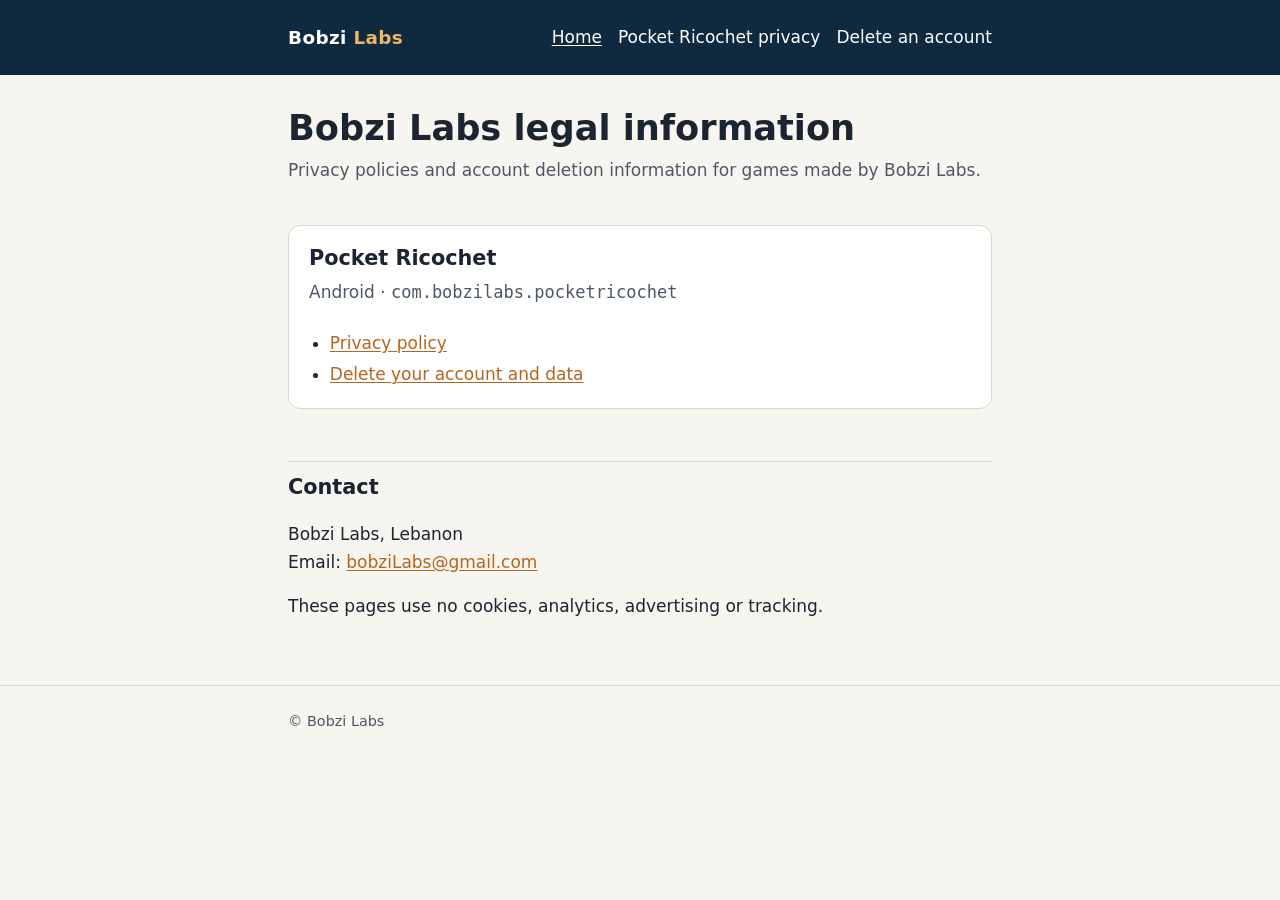
<file: index.html>
<!doctype html>
<html lang="en">
<head>
<meta charset="utf-8">
<meta name="viewport" content="width=device-width, initial-scale=1">
<title>Bobzi Labs — Legal</title>
<meta name="description" content="Privacy policies and account deletion information for games by Bobzi Labs.">
<link rel="stylesheet" href="assets/style.css">
</head>
<body>
<a class="skip" href="#main">Skip to content</a>
<header class="site"><div class="wrap">
  <a class="brand" href="./">Bobzi <span>Labs</span></a>
  <nav class="site" aria-label="Main"><ul>
    <li><a href="./" aria-current="page">Home</a></li>
    <li><a href="pocket-ricochet/privacy/">Pocket Ricochet privacy</a></li>
    <li><a href="pocket-ricochet/account-deletion/">Delete an account</a></li>
  </ul></nav>
</div></header>
<main id="main" class="wrap">
  <h1>Bobzi Labs legal information</h1>
  <p class="meta">Privacy policies and account deletion information for games made by Bobzi Labs.</p>

  <section class="games" aria-label="Games">
    <div class="card">
      <h2>Pocket Ricochet</h2>
      <p class="meta">Android · <code>com.bobzilabs.pocketricochet</code></p>
      <ul>
        <li><a href="pocket-ricochet/privacy/">Privacy policy</a></li>
        <li><a href="pocket-ricochet/account-deletion/">Delete your account and data</a></li>
      </ul>
    </div>
  </section>

  <h2>Contact</h2>
  <p>Bobzi Labs, Lebanon<br>
  Email: <a href="mailto:bobziLabs@gmail.com">bobziLabs@gmail.com</a></p>
  <p>These pages use no cookies, analytics, advertising or tracking.</p>
</main>
<footer class="site"><div class="wrap">© Bobzi Labs</div></footer>
</body>
</html>
</file>
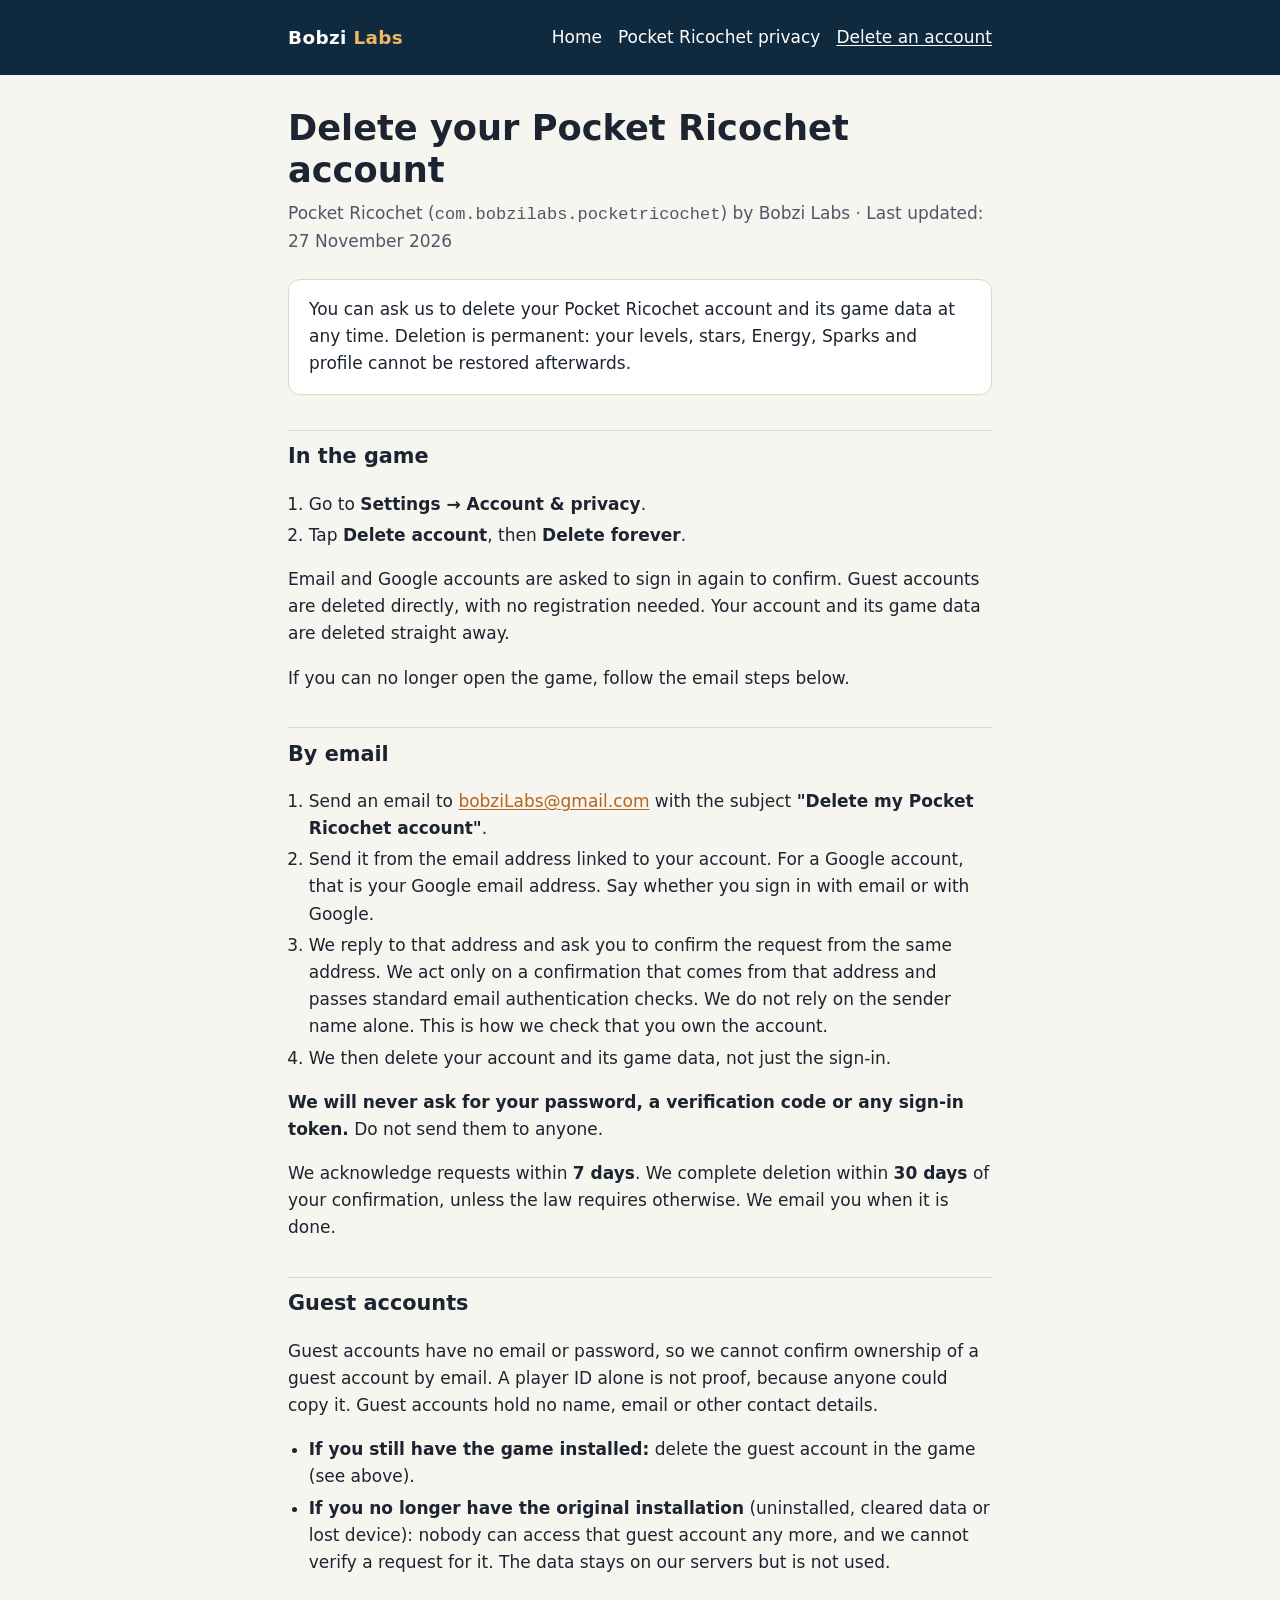
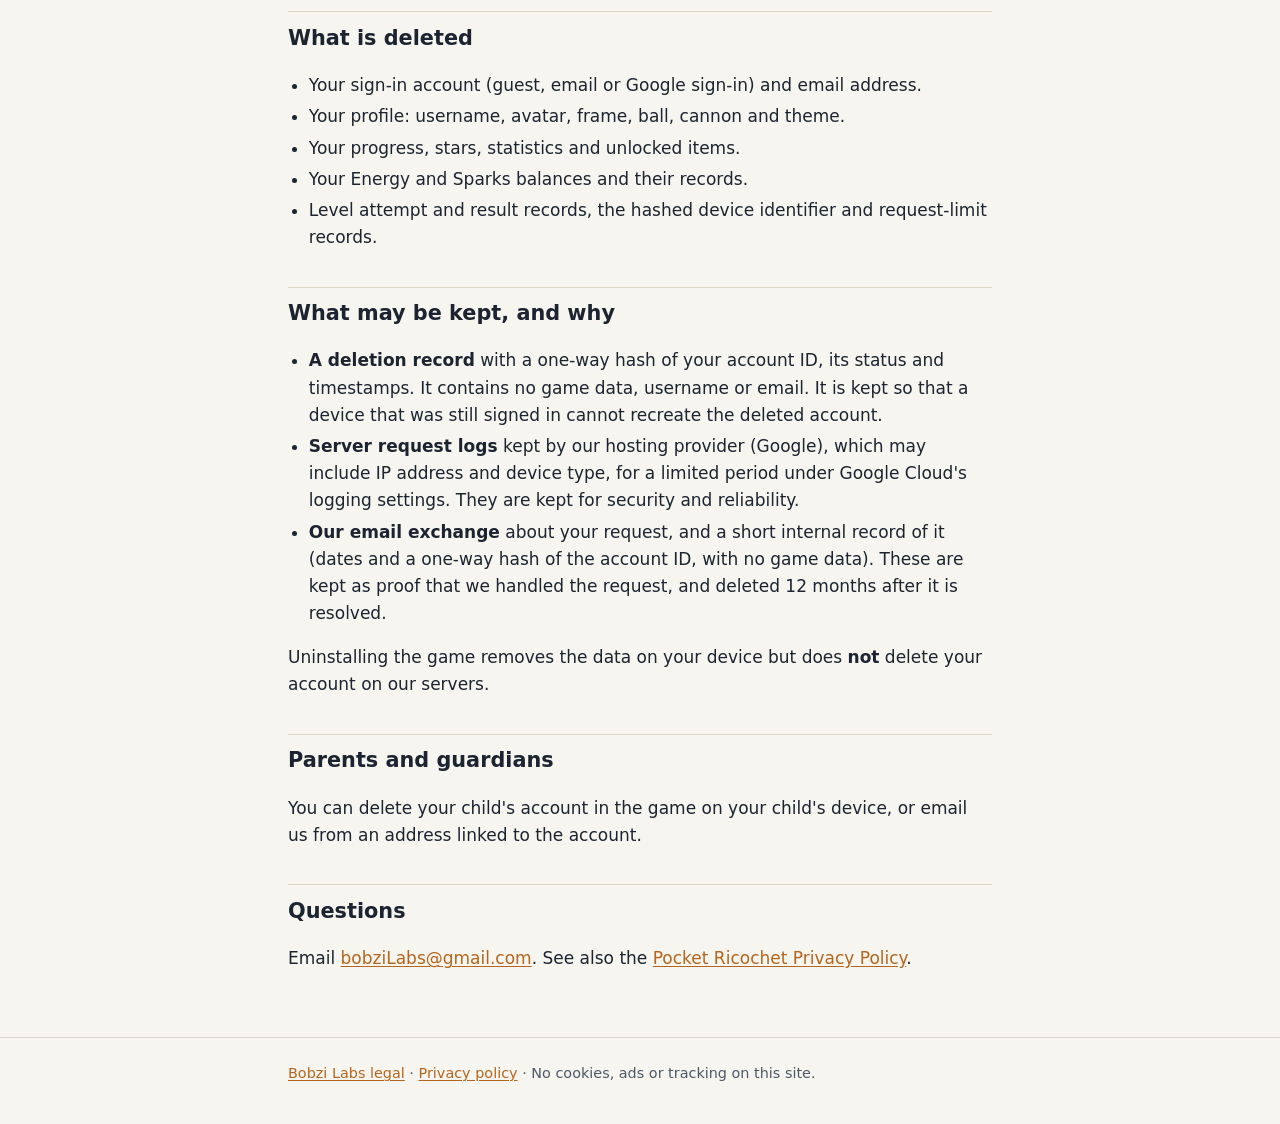
<file: pocket-ricochet/account-deletion/index.html>
<!doctype html>
<html lang="en">
<head>
<meta charset="utf-8">
<meta name="viewport" content="width=device-width, initial-scale=1">
<title>Delete your Pocket Ricochet account — Bobzi Labs</title>
<meta name="description" content="How to delete your Pocket Ricochet account and data.">
<link rel="stylesheet" href="../../assets/style.css">
</head>
<body>
<a class="skip" href="#main">Skip to content</a>
<header class="site"><div class="wrap">
  <a class="brand" href="../../">Bobzi <span>Labs</span></a>
  <nav class="site" aria-label="Main"><ul>
    <li><a href="../../">Home</a></li>
    <li><a href="../privacy/">Pocket Ricochet privacy</a></li>
    <li><a href="./" aria-current="page">Delete an account</a></li>
  </ul></nav>
</div></header>
<main id="main" class="wrap">
  <h1>Delete your Pocket Ricochet account</h1>
  <p class="meta">Pocket Ricochet (<code>com.bobzilabs.pocketricochet</code>) by Bobzi Labs · Last updated: 27 November 2026</p>

  <div class="card">
    <p>You can ask us to delete your Pocket Ricochet account and its game data at any time. Deletion is permanent: your levels, stars, Energy, Sparks and profile cannot be restored afterwards.</p>
  </div>

  <h2 id="in-game">In the game</h2>
  <ol>
    <li>Go to <strong>Settings → Account &amp; privacy</strong>.</li>
    <li>Tap <strong>Delete account</strong>, then <strong>Delete forever</strong>.</li>
  </ol>
  <p>Email and Google accounts are asked to sign in again to confirm. Guest accounts are deleted directly, with no registration needed. Your account and its game data are deleted straight away.</p>
  <p>If you can no longer open the game, follow the email steps below.</p>

  <h2 id="email">By email</h2>
  <ol>
    <li>Send an email to <a href="mailto:bobziLabs@gmail.com?subject=Delete%20my%20Pocket%20Ricochet%20account">bobziLabs@gmail.com</a> with the subject <strong>"Delete my Pocket Ricochet account"</strong>.</li>
    <li>Send it from the email address linked to your account. For a Google account, that is your Google email address. Say whether you sign in with email or with Google.</li>
    <li>We reply to that address and ask you to confirm the request from the same address. We act only on a confirmation that comes from that address and passes standard email authentication checks. We do not rely on the sender name alone. This is how we check that you own the account.</li>
    <li>We then delete your account and its game data, not just the sign-in.</li>
  </ol>
  <p><strong>We will never ask for your password, a verification code or any sign-in token.</strong> Do not send them to anyone.</p>
  <p>We acknowledge requests within <strong>7 days</strong>. We complete deletion within <strong>30 days</strong> of your confirmation, unless the law requires otherwise. We email you when it is done.</p>

  <h2 id="guests">Guest accounts</h2>
  <p>Guest accounts have no email or password, so we cannot confirm ownership of a guest account by email. A player ID alone is not proof, because anyone could copy it. Guest accounts hold no name, email or other contact details.</p>
  <ul>
    <li><strong>If you still have the game installed:</strong> delete the guest account in the game (see above).</li>
    <li><strong>If you no longer have the original installation</strong> (uninstalled, cleared data or lost device): nobody can access that guest account any more, and we cannot verify a request for it. The data stays on our servers but is not used.</li>
  </ul>

  <h2 id="deleted">What is deleted</h2>
  <ul>
    <li>Your sign-in account (guest, email or Google sign-in) and email address.</li>
    <li>Your profile: username, avatar, frame, ball, cannon and theme.</li>
    <li>Your progress, stars, statistics and unlocked items.</li>
    <li>Your Energy and Sparks balances and their records.</li>
    <li>Level attempt and result records, the hashed device identifier and request-limit records.</li>
  </ul>

  <h2 id="kept">What may be kept, and why</h2>
  <ul>
    <li><strong>A deletion record</strong> with a one-way hash of your account ID, its status and timestamps. It contains no game data, username or email. It is kept so that a device that was still signed in cannot recreate the deleted account.</li>
    <li><strong>Server request logs</strong> kept by our hosting provider (Google), which may include IP address and device type, for a limited period under Google Cloud's logging settings. They are kept for security and reliability.</li>
    <li><strong>Our email exchange</strong> about your request, and a short internal record of it (dates and a one-way hash of the account ID, with no game data). These are kept as proof that we handled the request, and deleted 12 months after it is resolved.</li>
  </ul>
  <p>Uninstalling the game removes the data on your device but does <strong>not</strong> delete your account on our servers.</p>

  <h2 id="parents">Parents and guardians</h2>
  <p>You can delete your child's account in the game on your child's device, or email us from an address linked to the account.</p>

  <h2 id="questions">Questions</h2>
  <p>Email <a href="mailto:bobziLabs@gmail.com">bobziLabs@gmail.com</a>. See also the <a href="../privacy/">Pocket Ricochet Privacy Policy</a>.</p>
</main>
<footer class="site"><div class="wrap"><a href="../../">Bobzi Labs legal</a> · <a href="../privacy/">Privacy policy</a> · No cookies, ads or tracking on this site.</div></footer>
</body>
</html>
</file>
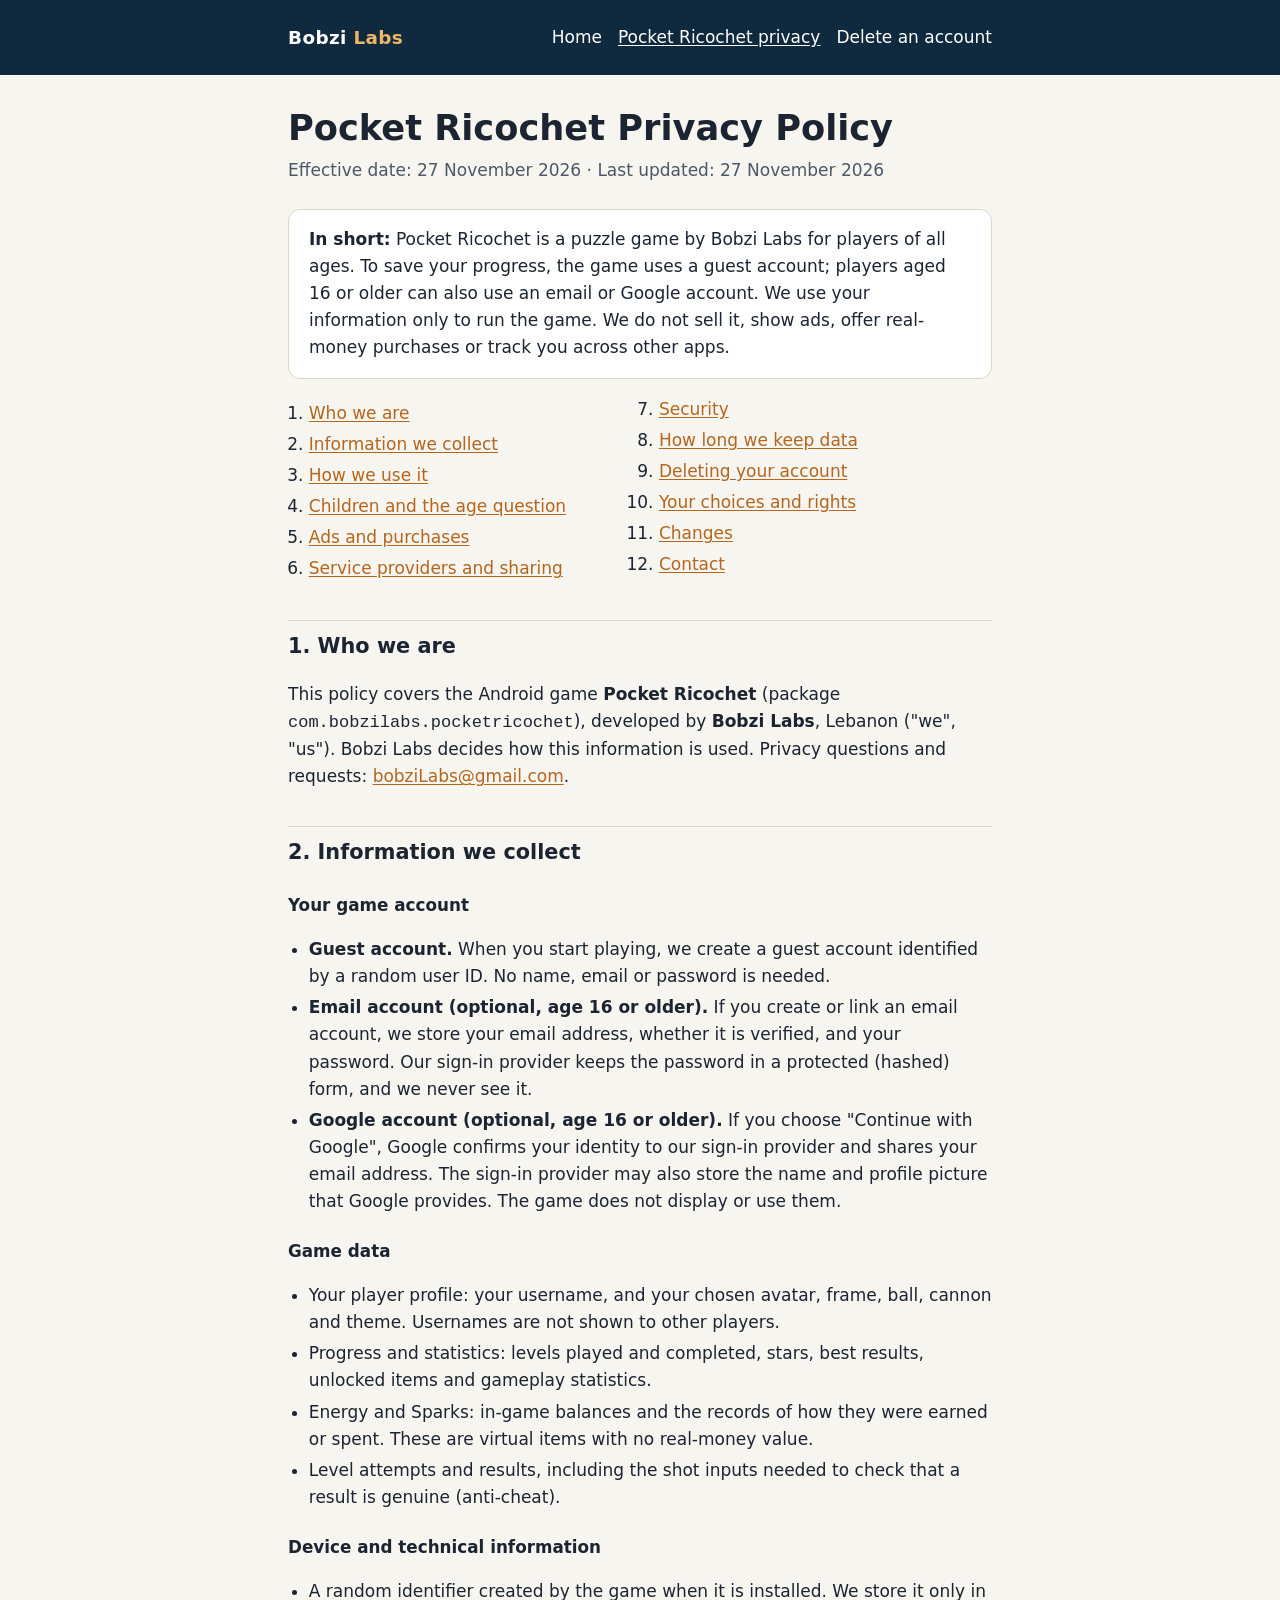
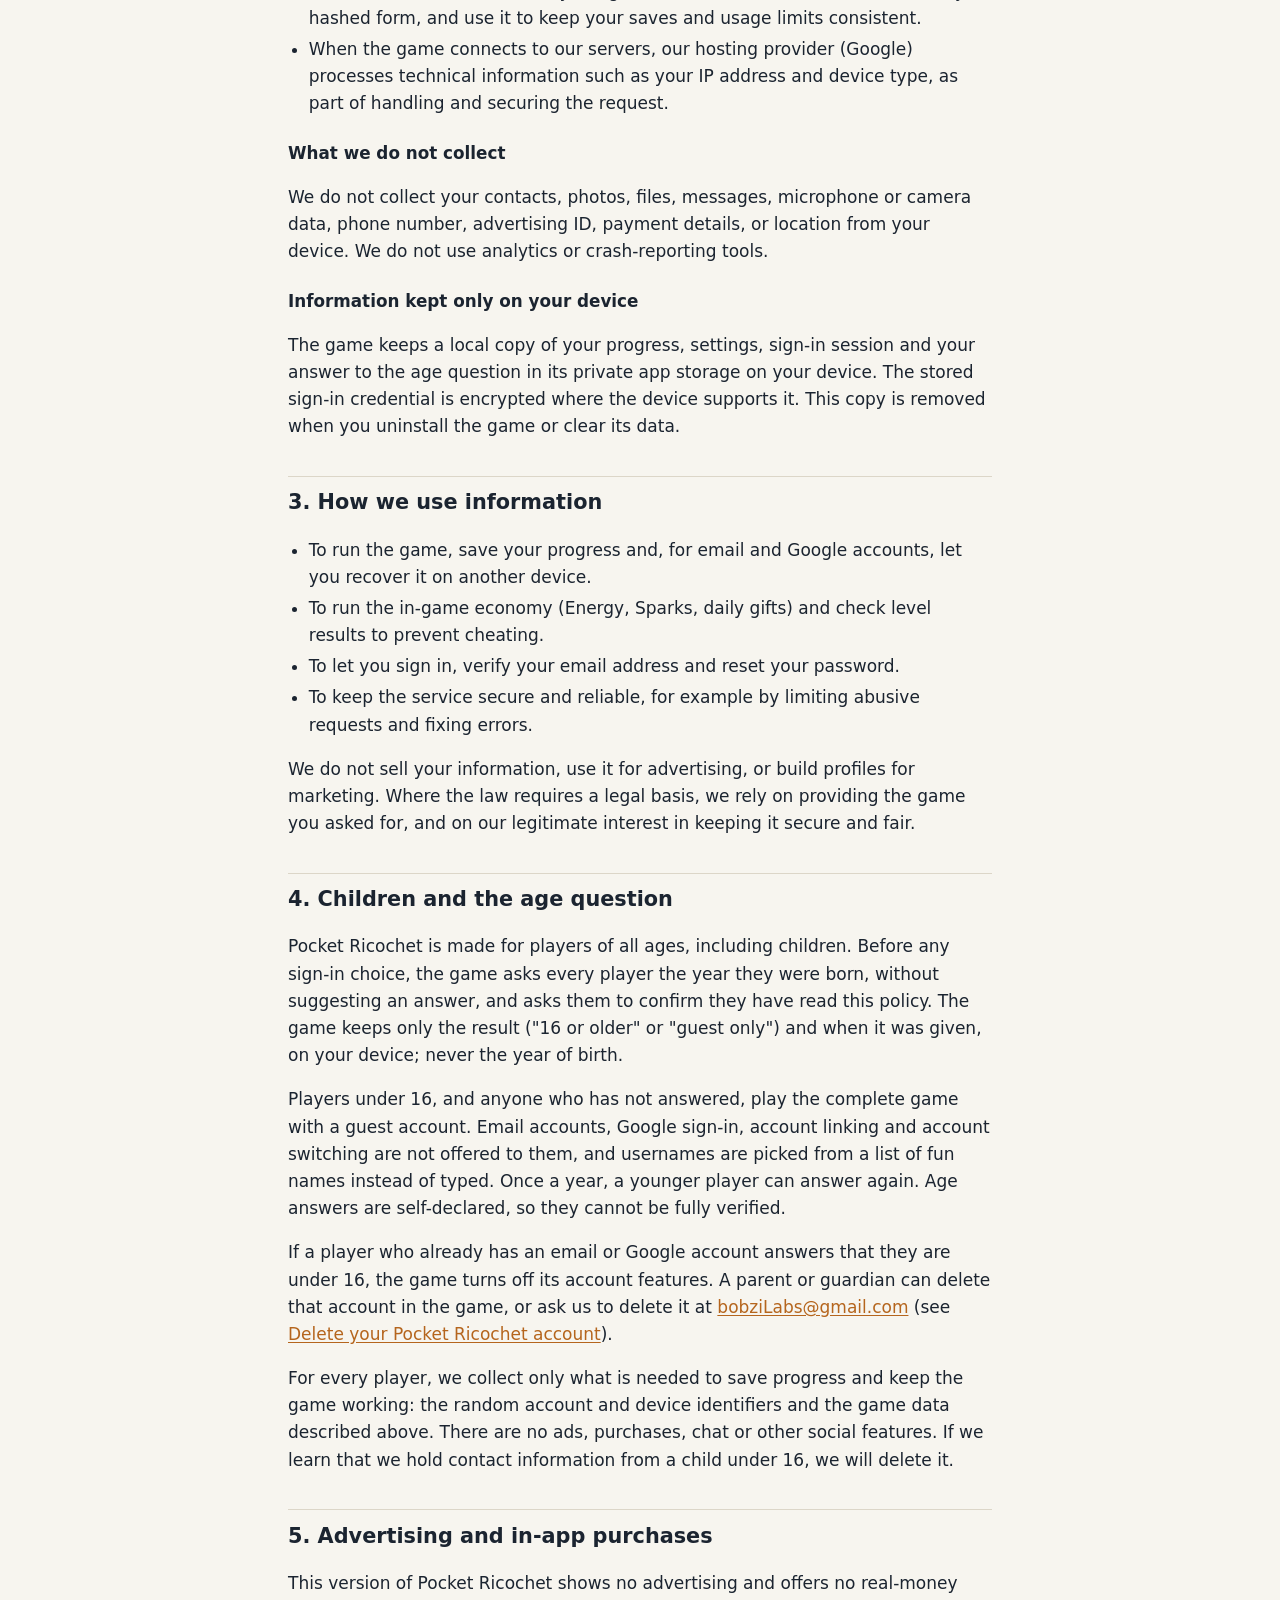
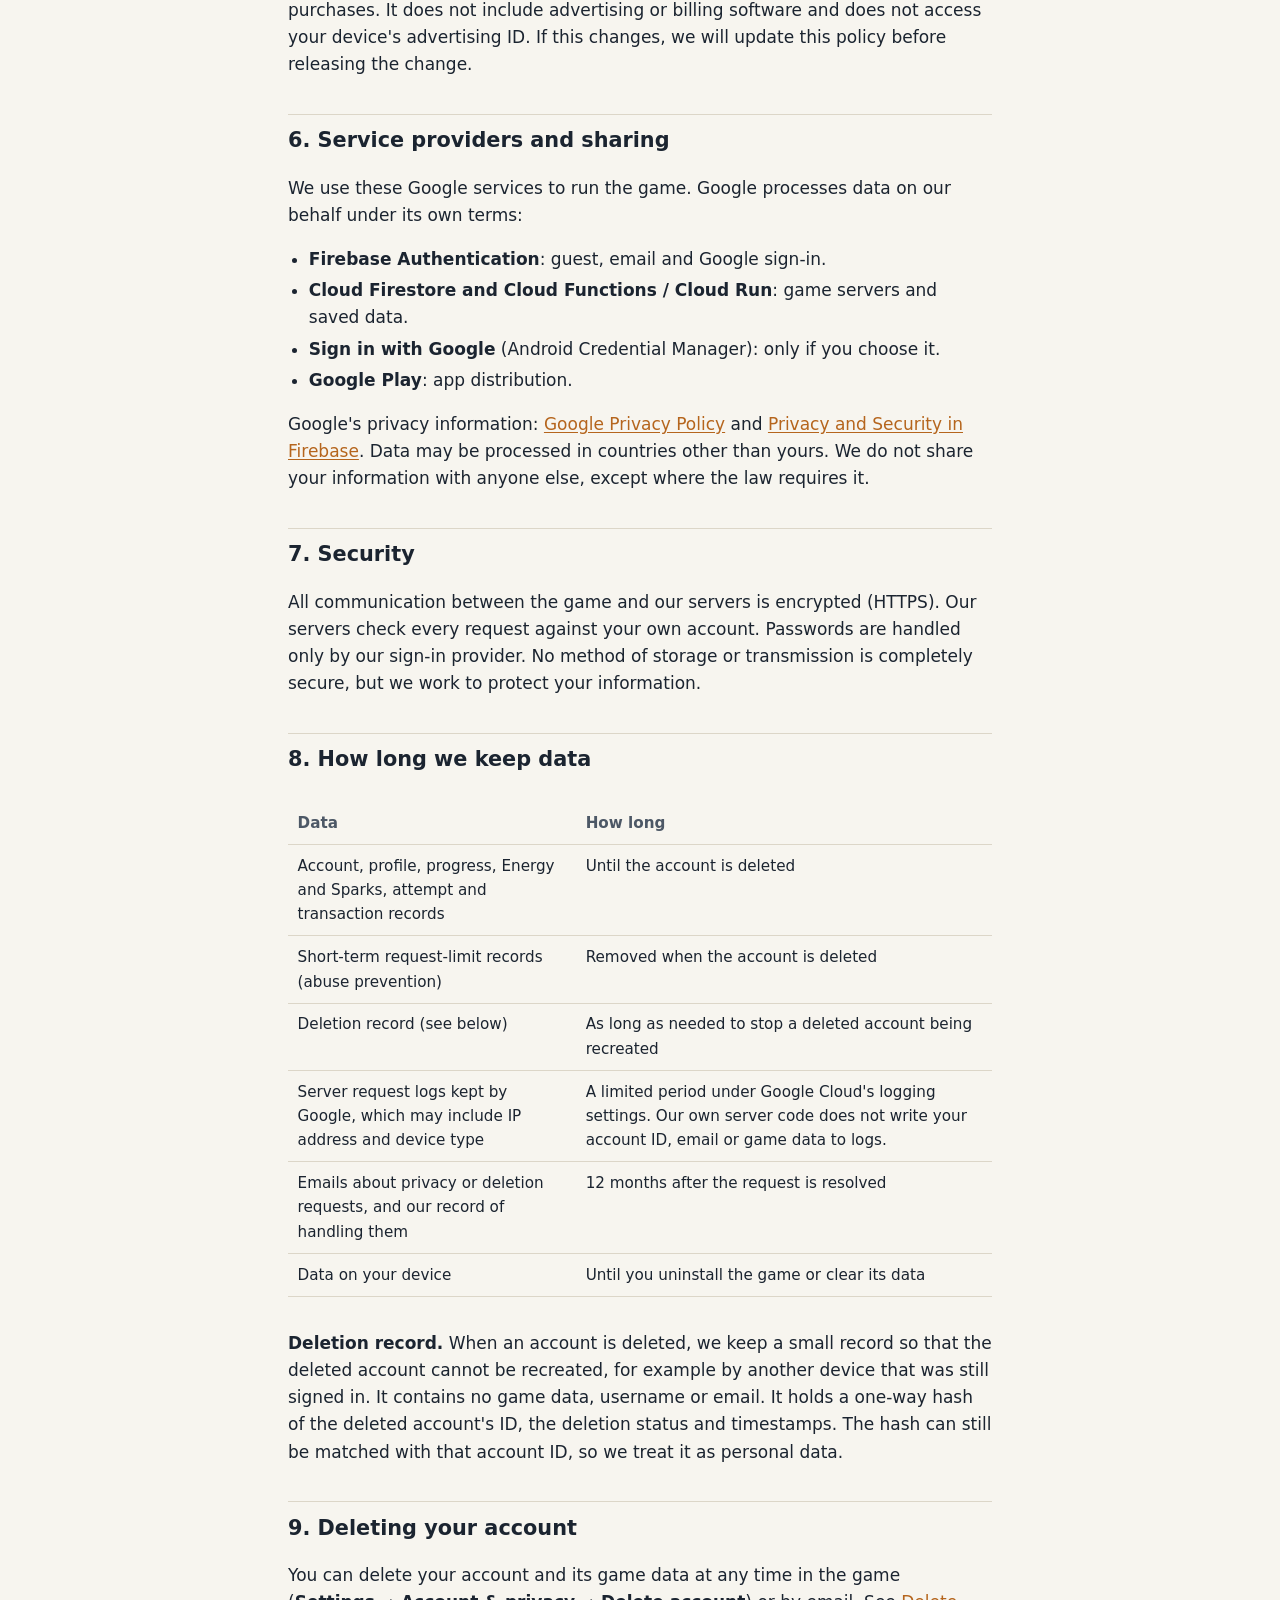
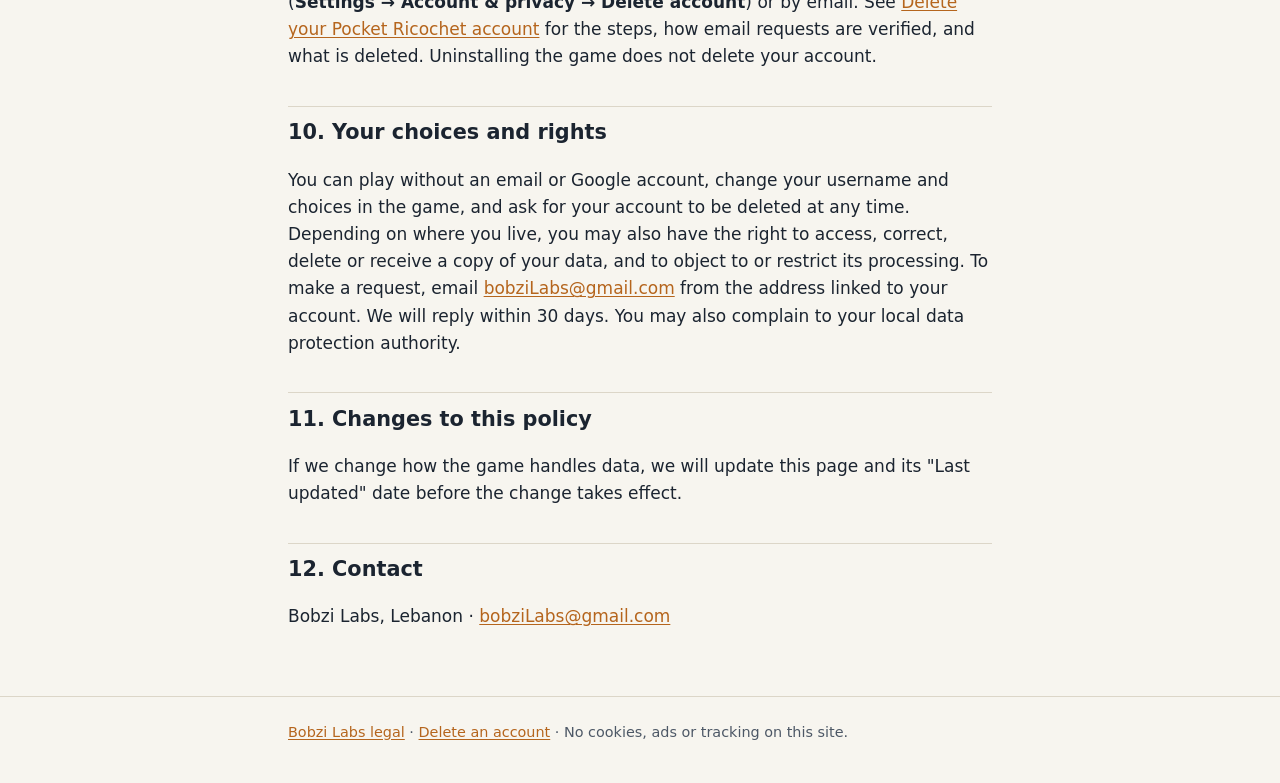
<file: pocket-ricochet/privacy/index.html>
<!doctype html>
<html lang="en">
<head>
<meta charset="utf-8">
<meta name="viewport" content="width=device-width, initial-scale=1">
<title>Pocket Ricochet Privacy Policy — Bobzi Labs</title>
<meta name="description" content="How Pocket Ricochet by Bobzi Labs collects, uses, keeps and deletes information.">
<link rel="stylesheet" href="../../assets/style.css">
</head>
<body>
<a class="skip" href="#main">Skip to content</a>
<header class="site"><div class="wrap">
  <a class="brand" href="../../">Bobzi <span>Labs</span></a>
  <nav class="site" aria-label="Main"><ul>
    <li><a href="../../">Home</a></li>
    <li><a href="./" aria-current="page">Pocket Ricochet privacy</a></li>
    <li><a href="../account-deletion/">Delete an account</a></li>
  </ul></nav>
</div></header>
<main id="main" class="wrap">
  <h1>Pocket Ricochet Privacy Policy</h1>
  <p class="meta">Effective date: 27 November 2026 · Last updated: 27 November 2026</p>

  <div class="card">
    <p><strong>In short:</strong> Pocket Ricochet is a puzzle game by Bobzi Labs for players of all ages. To save your progress, the game uses a guest account; players aged 16 or older can also use an email or Google account. We use your information only to run the game. We do not sell it, show ads, offer real-money purchases or track you across other apps.</p>
  </div>

  <nav aria-label="Contents"><ol class="toc">
    <li><a href="#who">Who we are</a></li>
    <li><a href="#collect">Information we collect</a></li>
    <li><a href="#use">How we use it</a></li>
    <li><a href="#children">Children and the age question</a></li>
    <li><a href="#ads">Ads and purchases</a></li>
    <li><a href="#share">Service providers and sharing</a></li>
    <li><a href="#security">Security</a></li>
    <li><a href="#retention">How long we keep data</a></li>
    <li><a href="#delete">Deleting your account</a></li>
    <li><a href="#rights">Your choices and rights</a></li>
    <li><a href="#changes">Changes</a></li>
    <li><a href="#contact">Contact</a></li>
  </ol></nav>

  <h2 id="who">1. Who we are</h2>
  <p>This policy covers the Android game <strong>Pocket Ricochet</strong> (package <code>com.bobzilabs.pocketricochet</code>), developed by <strong>Bobzi Labs</strong>, Lebanon ("we", "us"). Bobzi Labs decides how this information is used. Privacy questions and requests: <a href="mailto:bobziLabs@gmail.com">bobziLabs@gmail.com</a>.</p>

  <h2 id="collect">2. Information we collect</h2>
  <h3>Your game account</h3>
  <ul>
    <li><strong>Guest account.</strong> When you start playing, we create a guest account identified by a random user ID. No name, email or password is needed.</li>
    <li><strong>Email account (optional, age 16 or older).</strong> If you create or link an email account, we store your email address, whether it is verified, and your password. Our sign-in provider keeps the password in a protected (hashed) form, and we never see it.</li>
    <li><strong>Google account (optional, age 16 or older).</strong> If you choose "Continue with Google", Google confirms your identity to our sign-in provider and shares your email address. The sign-in provider may also store the name and profile picture that Google provides. The game does not display or use them.</li>
  </ul>
  <h3>Game data</h3>
  <ul>
    <li>Your player profile: your username, and your chosen avatar, frame, ball, cannon and theme. Usernames are not shown to other players.</li>
    <li>Progress and statistics: levels played and completed, stars, best results, unlocked items and gameplay statistics.</li>
    <li>Energy and Sparks: in-game balances and the records of how they were earned or spent. These are virtual items with no real-money value.</li>
    <li>Level attempts and results, including the shot inputs needed to check that a result is genuine (anti-cheat).</li>
  </ul>
  <h3>Device and technical information</h3>
  <ul>
    <li>A random identifier created by the game when it is installed. We store it only in hashed form, and use it to keep your saves and usage limits consistent.</li>
    <li>When the game connects to our servers, our hosting provider (Google) processes technical information such as your IP address and device type, as part of handling and securing the request.</li>
  </ul>
  <h3>What we do not collect</h3>
  <p>We do not collect your contacts, photos, files, messages, microphone or camera data, phone number, advertising ID, payment details, or location from your device. We do not use analytics or crash-reporting tools.</p>
  <h3>Information kept only on your device</h3>
  <p>The game keeps a local copy of your progress, settings, sign-in session and your answer to the age question in its private app storage on your device. The stored sign-in credential is encrypted where the device supports it. This copy is removed when you uninstall the game or clear its data.</p>

  <h2 id="use">3. How we use information</h2>
  <ul>
    <li>To run the game, save your progress and, for email and Google accounts, let you recover it on another device.</li>
    <li>To run the in-game economy (Energy, Sparks, daily gifts) and check level results to prevent cheating.</li>
    <li>To let you sign in, verify your email address and reset your password.</li>
    <li>To keep the service secure and reliable, for example by limiting abusive requests and fixing errors.</li>
  </ul>
  <p>We do not sell your information, use it for advertising, or build profiles for marketing. Where the law requires a legal basis, we rely on providing the game you asked for, and on our legitimate interest in keeping it secure and fair.</p>

  <h2 id="children">4. Children and the age question</h2>
  <p>Pocket Ricochet is made for players of all ages, including children. Before any sign-in choice, the game asks every player the year they were born, without suggesting an answer, and asks them to confirm they have read this policy. The game keeps only the result ("16 or older" or "guest only") and when it was given, on your device; never the year of birth.</p>
  <p>Players under 16, and anyone who has not answered, play the complete game with a guest account. Email accounts, Google sign-in, account linking and account switching are not offered to them, and usernames are picked from a list of fun names instead of typed. Once a year, a younger player can answer again. Age answers are self-declared, so they cannot be fully verified.</p>
  <p>If a player who already has an email or Google account answers that they are under 16, the game turns off its account features. A parent or guardian can delete that account in the game, or ask us to delete it at <a href="mailto:bobziLabs@gmail.com">bobziLabs@gmail.com</a> (see <a href="../account-deletion/">Delete your Pocket Ricochet account</a>).</p>
  <p>For every player, we collect only what is needed to save progress and keep the game working: the random account and device identifiers and the game data described above. There are no ads, purchases, chat or other social features. If we learn that we hold contact information from a child under 16, we will delete it.</p>

  <h2 id="ads">5. Advertising and in-app purchases</h2>
  <p>This version of Pocket Ricochet shows no advertising and offers no real-money purchases. It does not include advertising or billing software and does not access your device's advertising ID. If this changes, we will update this policy before releasing the change.</p>

  <h2 id="share">6. Service providers and sharing</h2>
  <p>We use these Google services to run the game. Google processes data on our behalf under its own terms:</p>
  <ul>
    <li><strong>Firebase Authentication</strong>: guest, email and Google sign-in.</li>
    <li><strong>Cloud Firestore and Cloud Functions / Cloud Run</strong>: game servers and saved data.</li>
    <li><strong>Sign in with Google</strong> (Android Credential Manager): only if you choose it.</li>
    <li><strong>Google Play</strong>: app distribution.</li>
  </ul>
  <p>Google's privacy information: <a href="https://policies.google.com/privacy">Google Privacy Policy</a> and <a href="https://firebase.google.com/support/privacy">Privacy and Security in Firebase</a>. Data may be processed in countries other than yours. We do not share your information with anyone else, except where the law requires it.</p>

  <h2 id="security">7. Security</h2>
  <p>All communication between the game and our servers is encrypted (HTTPS). Our servers check every request against your own account. Passwords are handled only by our sign-in provider. No method of storage or transmission is completely secure, but we work to protect your information.</p>

  <h2 id="retention">8. How long we keep data</h2>
  <div class="table-scroll"><table>
    <thead><tr><th scope="col">Data</th><th scope="col">How long</th></tr></thead>
    <tbody>
      <tr><td>Account, profile, progress, Energy and Sparks, attempt and transaction records</td><td>Until the account is deleted</td></tr>
      <tr><td>Short-term request-limit records (abuse prevention)</td><td>Removed when the account is deleted</td></tr>
      <tr><td>Deletion record (see below)</td><td>As long as needed to stop a deleted account being recreated</td></tr>
      <tr><td>Server request logs kept by Google, which may include IP address and device type</td><td>A limited period under Google Cloud's logging settings. Our own server code does not write your account ID, email or game data to logs.</td></tr>
      <tr><td>Emails about privacy or deletion requests, and our record of handling them</td><td>12 months after the request is resolved</td></tr>
      <tr><td>Data on your device</td><td>Until you uninstall the game or clear its data</td></tr>
    </tbody>
  </table></div>
  <p><strong>Deletion record.</strong> When an account is deleted, we keep a small record so that the deleted account cannot be recreated, for example by another device that was still signed in. It contains no game data, username or email. It holds a one-way hash of the deleted account's ID, the deletion status and timestamps. The hash can still be matched with that account ID, so we treat it as personal data.</p>

  <h2 id="delete">9. Deleting your account</h2>
  <p>You can delete your account and its game data at any time in the game (<strong>Settings → Account &amp; privacy → Delete account</strong>) or by email. See <a href="../account-deletion/">Delete your Pocket Ricochet account</a> for the steps, how email requests are verified, and what is deleted. Uninstalling the game does not delete your account.</p>

  <h2 id="rights">10. Your choices and rights</h2>
  <p>You can play without an email or Google account, change your username and choices in the game, and ask for your account to be deleted at any time. Depending on where you live, you may also have the right to access, correct, delete or receive a copy of your data, and to object to or restrict its processing. To make a request, email <a href="mailto:bobziLabs@gmail.com">bobziLabs@gmail.com</a> from the address linked to your account. We will reply within 30 days. You may also complain to your local data protection authority.</p>

  <h2 id="changes">11. Changes to this policy</h2>
  <p>If we change how the game handles data, we will update this page and its "Last updated" date before the change takes effect.</p>

  <h2 id="contact">12. Contact</h2>
  <p>Bobzi Labs, Lebanon · <a href="mailto:bobziLabs@gmail.com">bobziLabs@gmail.com</a></p>
</main>
<footer class="site"><div class="wrap"><a href="../../">Bobzi Labs legal</a> · <a href="../account-deletion/">Delete an account</a> · No cookies, ads or tracking on this site.</div></footer>
</body>
</html>
</file>
<file: assets/style.css>
/* Bobzi Labs legal pages. No external fonts, scripts, cookies or trackers. */
:root {
  color-scheme: light dark;
  --bg: #f7f5ef;
  --surface: #ffffff;
  --ink: #1b2430;
  --muted: #4d5866;
  --brand: #0f2a3f;
  --accent: #b5651d;
  --line: #dcd6c8;
  --pending: #fff1b8;
  --radius: 12px;
}
@media (prefers-color-scheme: dark) {
  :root {
    --bg: #0b1620;
    --surface: #122230;
    --ink: #eef2f5;
    --muted: #b3c0cc;
    --brand: #eeb765;
    --accent: #f2a43a;
    --line: #26394a;
    --pending: #5a4a12;
  }
}
* { box-sizing: border-box; }
html { -webkit-text-size-adjust: 100%; }
body {
  margin: 0;
  background: var(--bg);
  color: var(--ink);
  font: 17px/1.6 system-ui, -apple-system, "Segoe UI", Roboto, "Helvetica Neue", Arial, sans-serif;
}
a { color: var(--accent); text-underline-offset: 2px; }
code { overflow-wrap: anywhere; }
a:focus-visible, summary:focus-visible { outline: 3px solid var(--accent); outline-offset: 2px; border-radius: 4px; }
.skip { position: absolute; left: -999px; }
.skip:focus { left: 1rem; top: 1rem; background: var(--surface); padding: .5rem 1rem; z-index: 1; }
header.site {
  background: var(--brand);
  color: #fff;
}
@media (prefers-color-scheme: dark) { header.site { background: #071019; } }
header.site .wrap { display: flex; flex-wrap: wrap; align-items: center; justify-content: space-between; gap: .5rem 1.5rem; padding-top: 1rem; padding-bottom: 1rem; }
.brand { color: #fff; text-decoration: none; font-weight: 700; font-size: 1.15rem; letter-spacing: .02em; }
.brand span { color: #eeb765; }
nav.site ul { list-style: none; display: flex; flex-wrap: wrap; gap: .25rem 1rem; margin: 0; padding: 0; }
nav.site a { color: #fff; text-decoration: none; padding: .25rem 0; display: inline-block; }
nav.site a:hover, nav.site a[aria-current="page"] { text-decoration: underline; }
.wrap { max-width: 46rem; margin: 0 auto; padding-left: 1rem; padding-right: 1rem; }
main { padding-top: 2rem; padding-bottom: 3rem; }
h1 { font-size: clamp(1.6rem, 4vw, 2.2rem); line-height: 1.2; margin: 0 0 .5rem; }
h2 { font-size: 1.3rem; margin: 2.2rem 0 .6rem; padding-top: .6rem; border-top: 1px solid var(--line); }
h3 { font-size: 1.05rem; margin: 1.4rem 0 .4rem; }
.meta { color: var(--muted); margin: 0 0 1.5rem; }
.card { background: var(--surface); border: 1px solid var(--line); border-radius: var(--radius); padding: 1rem 1.25rem; margin: 1rem 0; }
.card > :first-child { margin-top: 0; }
.card > :last-child { margin-bottom: 0; }
ul, ol { padding-left: 1.3rem; }
li { margin: .25rem 0; }
table { width: 100%; border-collapse: collapse; margin: 1rem 0; font-size: .95rem; }
th, td { text-align: left; vertical-align: top; padding: .55rem .6rem; border-bottom: 1px solid var(--line); }
th { color: var(--muted); font-weight: 600; }
.table-scroll { overflow-x: auto; }
.toc { columns: 2 14rem; }
.draft { background: var(--pending); border: 2px dashed var(--accent); padding: .75rem 1rem; border-radius: var(--radius); }
mark.pending { background: var(--pending); color: inherit; padding: 0 .2em; border-radius: 3px; }
footer.site { border-top: 1px solid var(--line); color: var(--muted); font-size: .9rem; padding: 1.5rem 0 2.5rem; }
.games { display: grid; gap: 1rem; grid-template-columns: repeat(auto-fit, minmax(15rem, 1fr)); }
.games .card h2 { border: 0; margin: 0 0 .25rem; padding: 0; }
</file>
